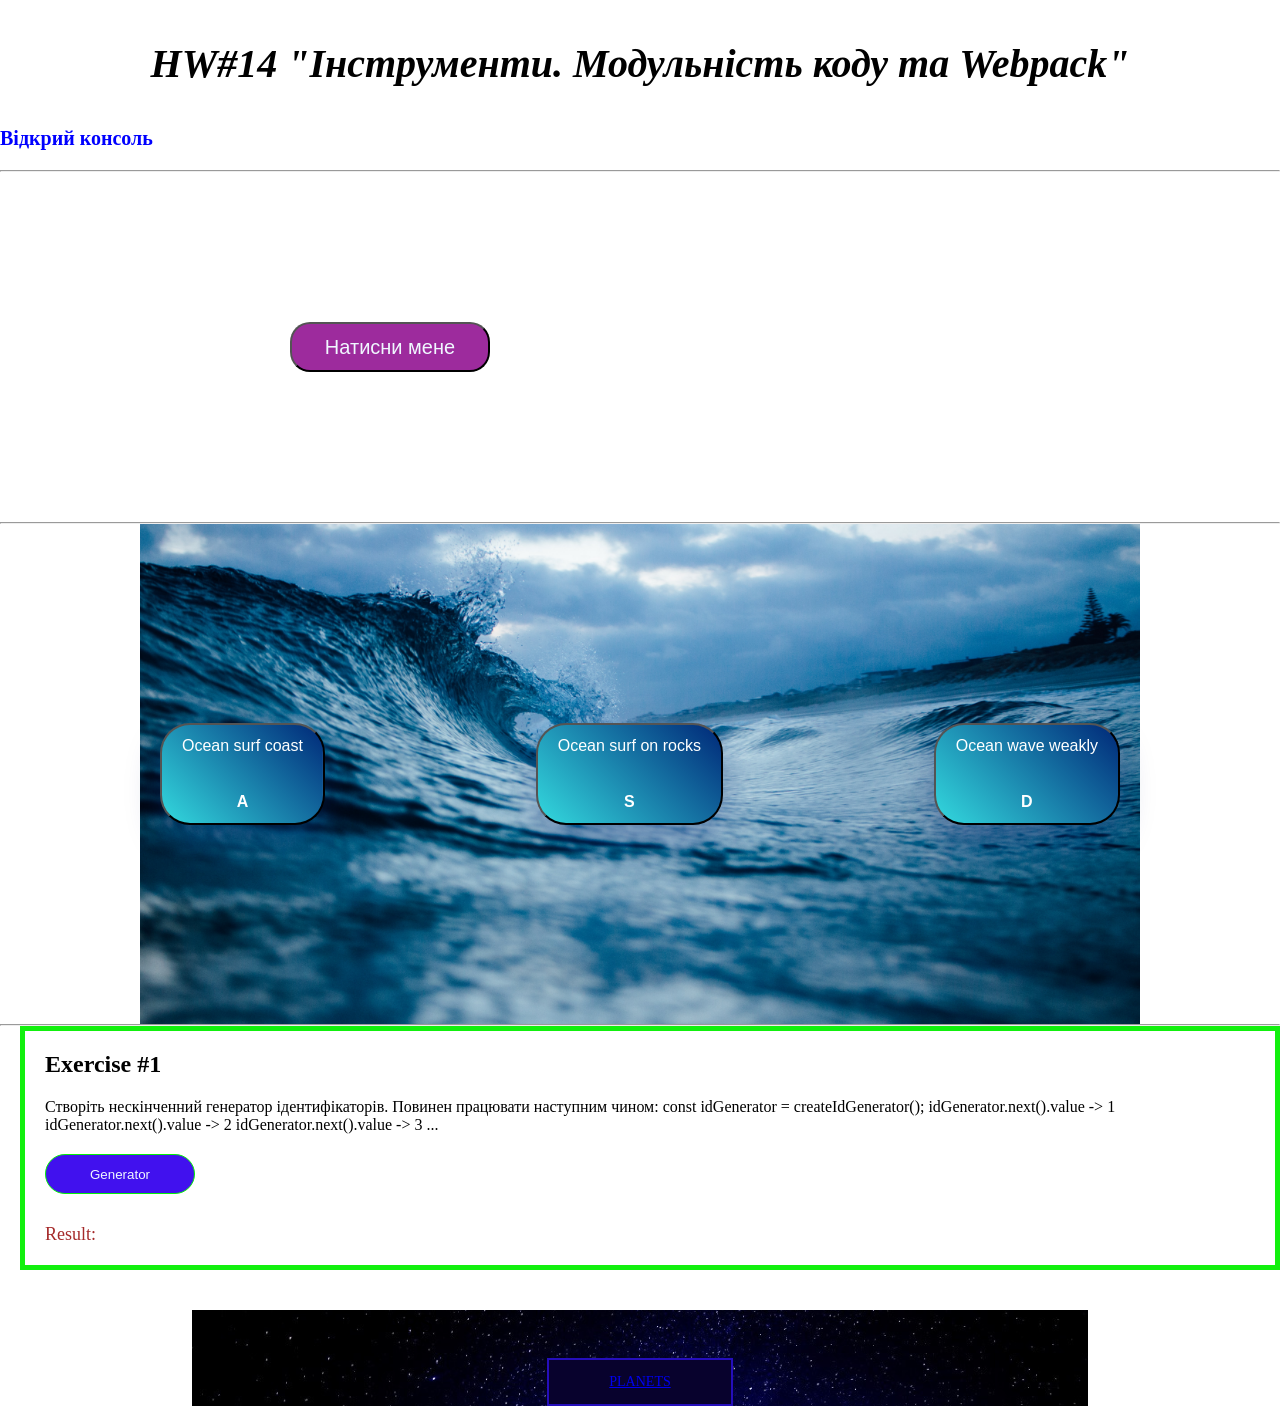
<file: index.html>
<!DOCTYPE html>
<html lang="en">
<head>
    <meta charset="UTF-8">
    <meta http-equiv="X-UA-Compatible" content="IE=edge">
    <meta name="viewport" content="width=device-width, initial-scale=1.0">
    <title>Document</title>
<script defer src="bundle.js"></script><link href="bundle.css" rel="stylesheet"></head>
<body>
    <div class="conteiner">
        <h1 style="font-size: 40px;">HW#14 "Інструменти. Модульність коду та Webpack"</h1>
        <h2 style="font-size: 20px ; color:blue">Відкрий консоль</h2>
    </div>

    <hr>
<div class="cub">
    <button id = button >Натисни мене</button>
    <div id = box></div>
</div>
<hr>

    
<div class="hw8">
     <button class="sound" id="KeyA"> <b>A</b>  <br /><span>Ocean surf coast</span></button>
    <button class="sound" id="KeyS"><b>S</b> <br /><span>Ocean surf on rocks</span></button>
    <button class="sound" id="KeyD"><b>D</b> <br /><span>Ocean wave weakly</span></button>

<audio id="KeyA" src="./ocean-surf-coast.mp3"></audio>
<audio id="KeyS" src="./ocean-surf-on-rocks.mp3"></audio>
<audio id="KeyD" src="./ocean-waves-strongly.mp3"></audio>
</div>

<hr>


<div class="generat ">
    <h2>Exercise #1</h2>
    <span>Створіть нескінченний генератор ідентифікаторів. Повинен працювати наступним чином:
        const idGenerator = createIdGenerator();            
        idGenerator.next().value -> 1
        idGenerator.next().value -> 2
        idGenerator.next().value -> 3
        
        ...</span> 
    <button id ="btn">Generator</button>
    <div class="result">
        <span> Result:</span>
   <span class="info"></span>
    </div>
    
</div>

<div class="starwars">
    <span class="intro__title">Planets in STAR WARS</span>

    <button id="nav" class="btns btn3"></button>
    <main id="main"></main>
     <footer id="footer"></footer>
</div>

</div>

</body>
</html>
</file>
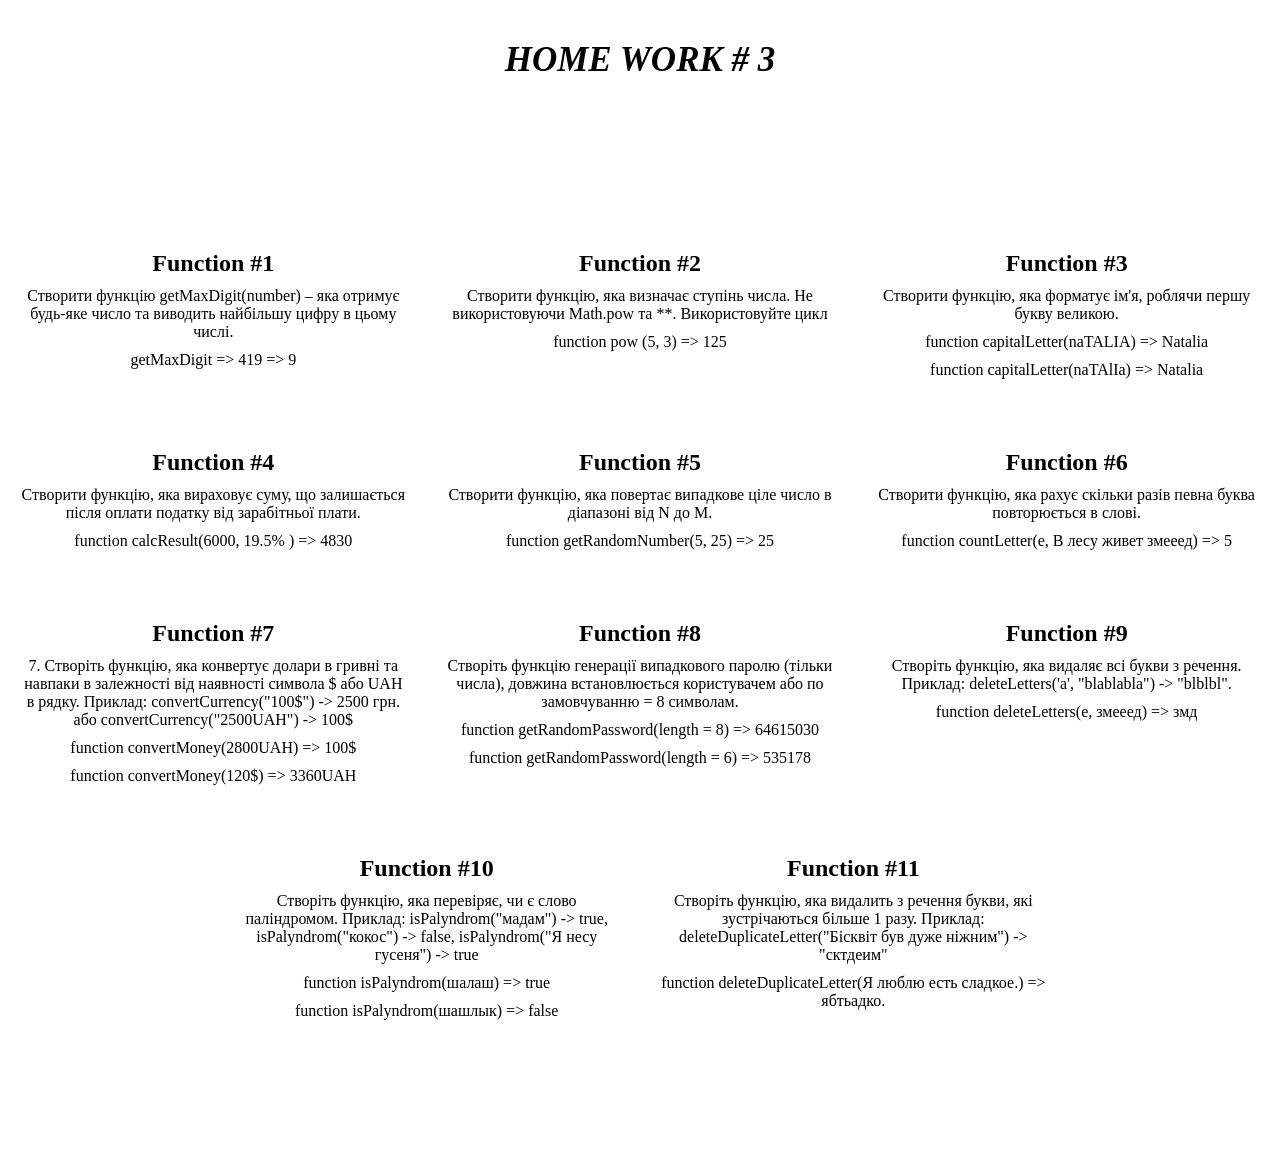
<file: home3/home3.html>
<!DOCTYPE html>
<html lang="en">
  <head>
    <meta charset="UTF-8" />
    <meta http-equiv="X-UA-Compatible" content="IE=edge" />
    <meta name="viewport" content="width=device-width, initial-scale=1.0" />
    <title>Document</title>
    <link rel="stylesheet" href="home3.css" />
  </head>
  <body>
    
    
    <h1>HOME WORK # 3</h1>

    <div class="container">
      <div class="features">
        <div class="features__item">
            <div>
        <h2>Function #1</h2>
        <p>
          Створити функцію getMaxDigit(number) – яка отримує будь-яке число та
          виводить найбільшу цифру в цьому числі.
        </p>
        <p id="result1"></p>
      </div>
    </div>

    <div class="features__item">
      <div>
        <h2>Function #2</h2>
        <p>
          Створити функцію, яка визначає ступінь числа. Не використовуючи
          Math.pow та **. Використовуйте цикл
        </p>
        <p id="result2"></p>
      </div>
    </div>

    <div class="features__item">
      <div>
        <h2>Function #3</h2>
        <p>Створити функцію, яка форматує ім'я, роблячи першу букву великою.</p>
        <p class="pading"  id="result3"></p>
        <p class="pading"  id="result31"></p>
      </div>
    </div>

    <div class="features__item">
      <div>
        <h2>Function #4</h2>
        <p>Створити функцію, яка вираховує суму, що залишається після оплати податку від зарабітньої плати.</p>
        <p id="result4"></p>
      </div>
      </div>

      <div class="features__item">
      <div>
        <h2>Function #5</h2>
        <p>Створити функцію, яка повертає випадкове ціле число в діапазоні від N до M.</p>
        <p id="result5"></p>
      </div>
      </div>

      <div class="features__item">
      <div>
        <h2>Function #6</h2>
        <p>Створити функцію, яка рахує скільки разів певна буква повторюється в слові.</p>
        <p id="result6"></p>
         </div>
        </div>

        <div class="features__item">
          <div>
           <h2>Function #7</h2>
           <p>7. Створіть функцію, яка конвертує долари в гривні та навпаки в залежності від наявності символа $ або UAH в рядку. Приклад: convertCurrency("100$") -> 2500 грн. або convertCurrency("2500UAH") -> 100$</p>
           <p class="pading"  id="result7"></p>
           <p class="pading" id="result71"></p>
           </div>
           </div>

        <div class="features__item">
         <div>
          <h2>Function #8</h2>
          <p>Створіть функцію генерації випадкового паролю (тільки числа), довжина встановлюється користувачем або по замовчуванню = 8 символам.</p>
          <p id="result8"></p>
          <p id="result81"></p>
           </div>
          </div>
  
          <div class="features__item">
           <div>
            <h2>Function #9</h2>
            <p>Створіть функцію, яка видаляє всі букви з речення. Приклад: deleteLetters('a', "blablabla") -> "blblbl".</p>
            <p class="pading"  id="result9"></p>
             </div>
            </div>

            <div class="last">
            <div class="features__item">
             <div>
              <h2>Function #10</h2>
              <p>Створіть функцію, яка перевіряє, чи є слово паліндромом. Приклад: isPalyndrom("мадам") -> true, isPalyndrom("кокос") -> false, isPalyndrom("Я несу гусеня") -> true</p>
              <p id="result10"></p>
              <p id="result101"></p>
               </div>
              </div>

              <div class="features__item">
               <div>
                <h2>Function #11</h2>
                <p>Створіть функцію, яка видалить з речення букви, які зустрічаються більше 1 разу. Приклад: deleteDuplicateLetter("Бісквіт був дуже ніжним") -> "сктдеим"</p>
                <p id="result11"></p>
                 </div>
                </div>
              </div>
    </div>
    </div>
    <script src="home3.js"></script>
</body>
</html>
</file>
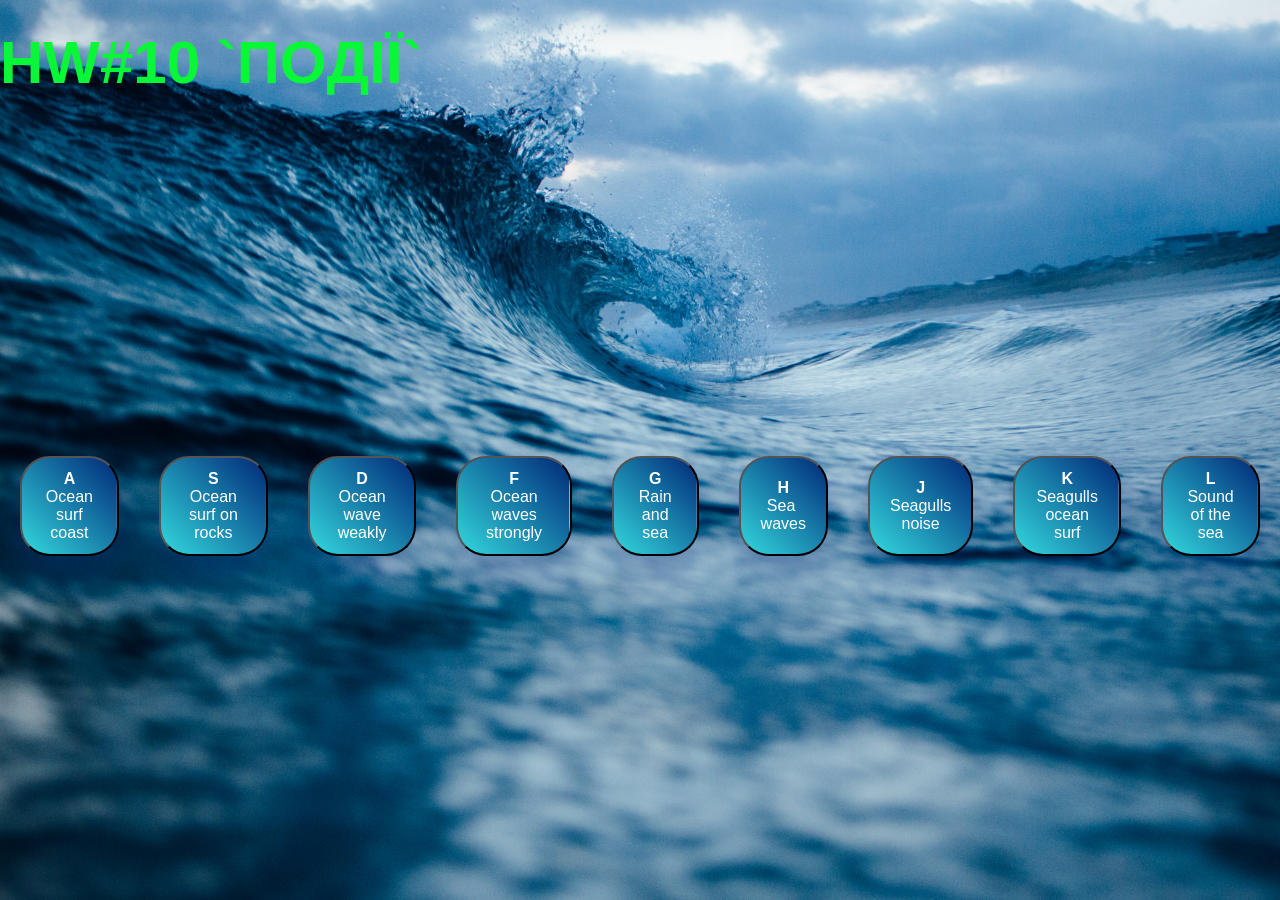
<file: hw10/hw10.html>
<!DOCTYPE html>
<html lang="en">
<head>
    <meta charset="UTF-8">
    <meta http-equiv="X-UA-Compatible" content="IE=edge">
    <meta name="viewport" content="width=device-width, initial-scale=1.0">
    <title>Document</title>
    <link rel="stylesheet" href="hw10.css">
</head>
<body>

<div class="intro"><h1>HW#10 `Пoдії`</h1></div>

<div class="container">
    <button class="sound" id="KeyA"> <b>A</b>  <br /><span>Ocean surf coast</span></button>
    <button class="sound" id="KeyS"><b>S</b> <br /><span>Ocean surf on rocks</span></button>
    <button class="sound" id="KeyD"><b>D</b> <br /><span>Ocean wave weakly</span></button>
    <button class="sound" id="KeyF"><b>F</b>  <br /><span>Ocean waves strongly</span></button>
    <button class="sound" id="KeyG"><b>G</b> <br /><span>Rain and sea</span></button>
    <button class="sound" id="KeyH"><b>H</b> <br /><span>Sea ​​waves</span></button>
    <button class="sound" id="KeyJ"><b>J</b> <br /><span>Seagulls noise</span></button>
    <button class="sound" id="KeyK"><b>K</b><br /><span>Seagulls ocean surf</span></button>
    <button class="sound" id="KeyL"><b>L</b><br /><span>Sound of the sea</span></button>
</div>

<audio id="KeyA" src="music/ocean-surf-coast.mp3"></audio>
<audio id="KeyS" src="music/ocean-surf-on-rocks.mp3"></audio>
<audio id="KeyD" src="music/ocean-wave-weakly.mp3"></audio>
<audio id="KeyF" src="music/ocean-waves-strongly.mp3"></audio>
<audio id="KeyG" src="music/rain-and-sea.mp3"></audio>
<audio id="KeyH" src="music/sea-waves.mp3"></audio>
<audio id="KeyJ" src="music/seagulls-noise.mp3"></audio>
<audio id="KeyK" src="music/seagulls-ocean-surf.mp3"></audio>
<audio id="KeyL" src="music/sound-of-the-sea.mp3"></audio>


    <script src="hw10.js"></script>
</body>
</html>
</file>
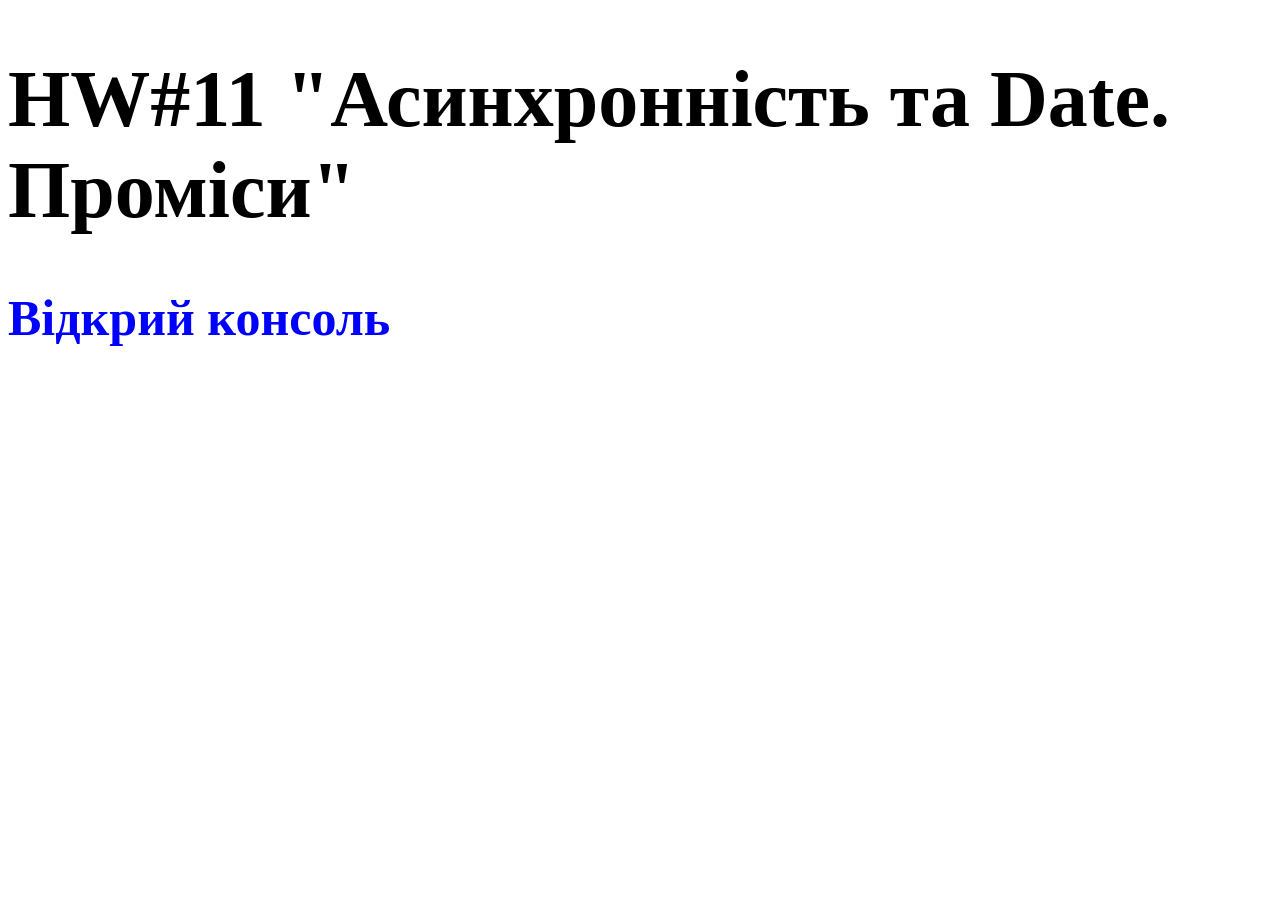
<file: hw11/hw11.html>
<!DOCTYPE html>
<html lang="en">
<head>
    <meta charset="UTF-8">
    <meta http-equiv="X-UA-Compatible" content="IE=edge">
    <meta name="viewport" content="width=device-width, initial-scale=1.0">
    <title>Document</title>
</head>
<body>
    <h1 style="font-size: 80px;">HW#11 "Асинхронність та Date. Проміси"</h1>
    <h2 style="font-size: 50px ; color:blue">Відкрий консоль</h2>
    <script src="hw11.js"></script>
</body>
</html>
</file>
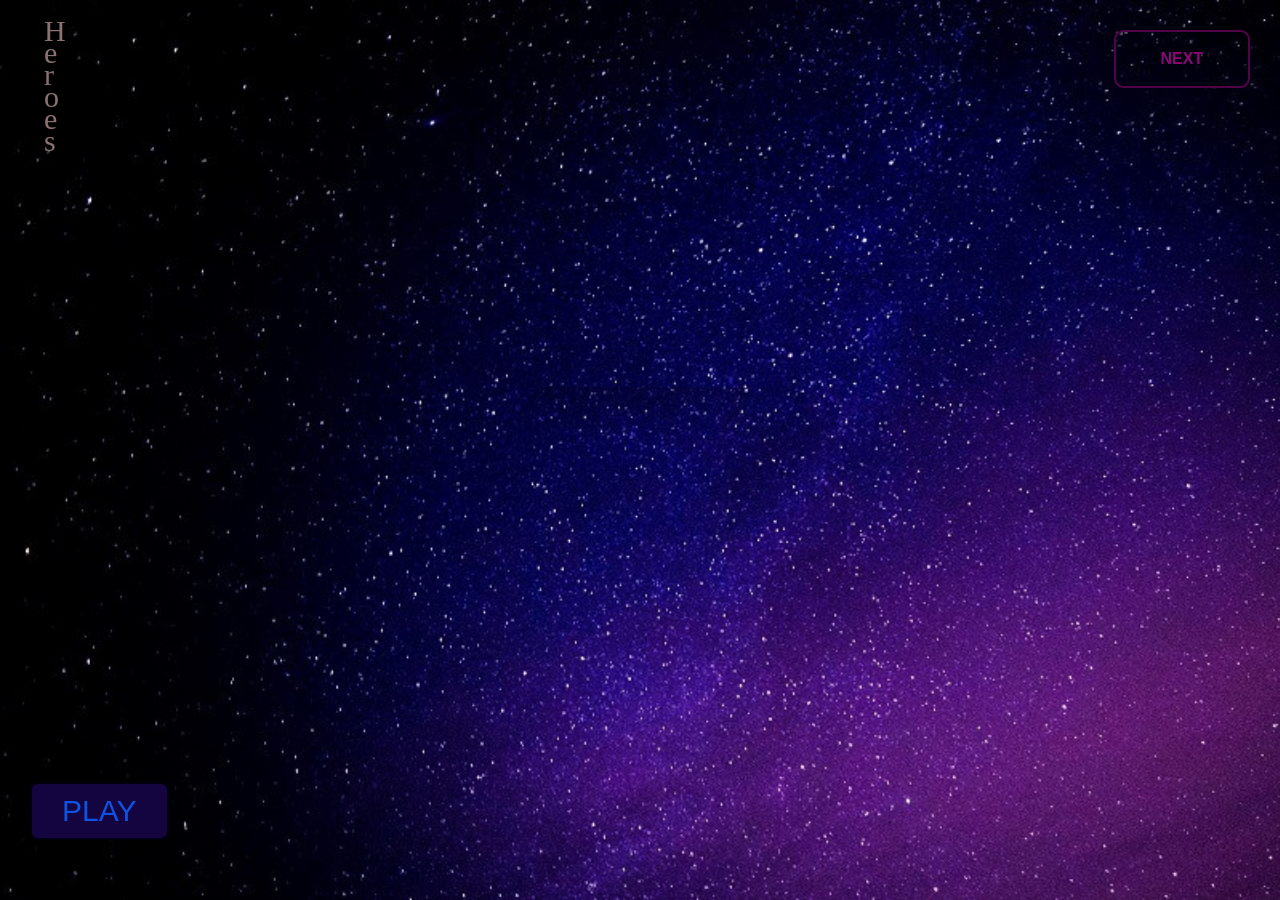
<file: hw12zw/hw12.html>
<!DOCTYPE html>
<html lang="en">
<head>
    <meta charset="UTF-8">
    <meta http-equiv="X-UA-Compatible" content="IE=edge">
    <meta name="viewport" content="width=device-width, initial-scale=1.0">
    <link rel="stylesheet" href="starwarsintro.css">
    <link rel="preconnect" href="https://fonts.googleapis.com">
    <link rel="preconnect" href="https://fonts.googleapis.com">
    <link rel="preconnect" href="https://fonts.gstatic.com" crossorigin>
    <link href="https://fonts.googleapis.com/css2?family=League+Gothic&family=Lobster+Two:ital,wght@1,700&display=swap" rel="stylesheet">
    <link rel="stylesheet" href="css/hw12.css">
    <title>Document</title>
   
</head>
<body>
    <p id="start">Декілька років по тому ще не було інтернету...</p>

    <h1>STAR WARS<sub>Home work #12</sub></h1>
    
    <div id="titles"><div id="titlecontent">
    
        <p class="center">ЭПИЗОД V<br>НОВА ДОМАШКА</p>
        
        <p> 5 епізод зоряних війн</p>
        
    <p>Створіть кнопку: "отримати інформацію". При натисканні на неї отримайте та відобразіть інформацію про усіх персонажів 5 епізоду зоряних війн(films/2). Зверніть увагу, що необхідно вивчити документацію та на її основі вивести інформацію. 
        Виводимо тільки: повне ім'я персонажа, дата народження, стать(якщо зробите іконкою, буде взагалі ідеально).</p>
    
    <p> БОНУС ПЛЮС: Якщо додумаєтесь, як зберігати і виводити фотки персонажів – буде дуже круто.
        Я дам підказку: можна створити об'єкт з ключ=посилання_на_персонажа, значення=посилання_на_фотку
        У самому АПІ фотографій немає, але ДЗшка стане набагато приємніше виглядати з зображеннями персонажів</p>
    
    <p>Виведіть список усіх планет, які були у зоряних війнах.</p>
    
    <p>Додайте кнопку next, яка завантажить наступну сторінку зі списком планет. Попередня сторінка при цьому має пропасти. (відбувається заміна даних)</p>
    
    <p>ADVANCED: додайте до 1 завдання поле вводу з номером фільму(номер по порядку випуску фильму). Тепер при натисканні на кнопку – необхідно отримати інформацію не про 5тий епізод, а про фільм, номер якого вказано у полі вводу.
        Якщо вказана цифра 1 – потрібно передати запит на /films/1</p>
    
    <p>ADVANCED: Додайте кнопку перекладу на вукийську мову. Після натискання на кнопку – весь отриманий по апі контент повинен перекластись на мову вуки.
        Для цього достатньо додати до будь-якого запиту: ?format=wookiee.
        При фантазії – можете ще і текст кнопок перекласти :)
        </p>
      
    </div>
</div>

  <audio id="audio" src="audio/zvezdnye-voyny-nachalo.mp3">
  </audio>
        
  <button class="shine-button" id = 'playPause'>PLAY</button>
  <button id="neon" class="noselect">
    <span id="h">H</span>
    <span id="e">e</span>
    <span id="r">r</span>
    <span id="o">o</span>
    <span id="e">e</span>
    <span id="s">s</span>
  </button>

  <div class="container">
    <div class="movies">
  
  </div>
</div>

<a href="next.html"><button class="btn first">NEXT</button></a>


<script src="js/hw12.js"></script>
</body>
</html>
</file>
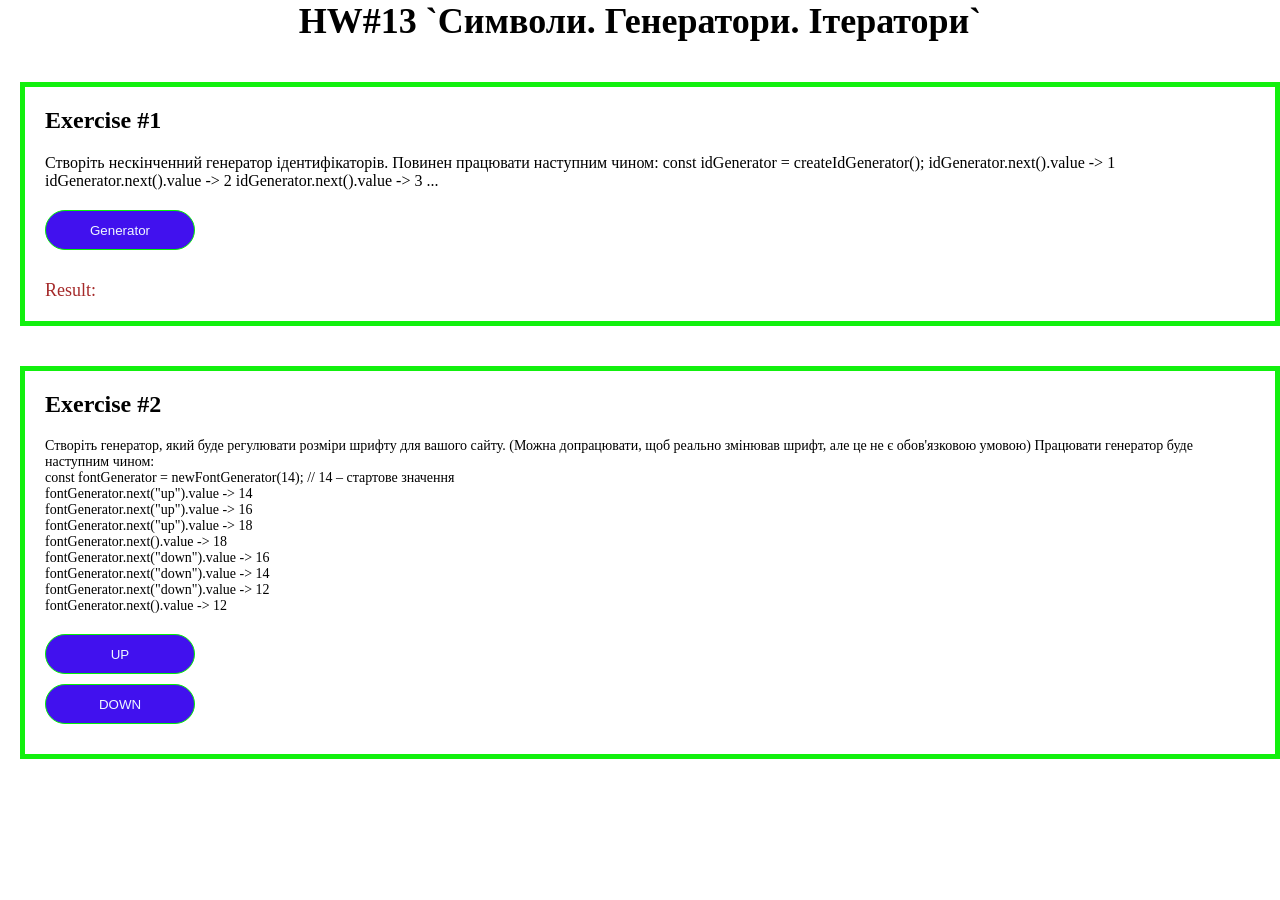
<file: hw13/hw13.html>
<!DOCTYPE html>
<html lang="en">
<head>
    <meta charset="UTF-8">
    <meta http-equiv="X-UA-Compatible" content="IE=edge">
    <meta name="viewport" content="width=device-width, initial-scale=1.0">
    <link rel="stylesheet" href="hw13.css">
    <title>Document</title>
</head>
<body>
    <div class="intro"><h1>HW#13 `Символи. Генератори. Ітератори`</h1></div>

    <div class="generat">
        <h2>Exercise #1</h2>
        <p>Створіть нескінченний генератор ідентифікаторів. Повинен працювати наступним чином:
            const idGenerator = createIdGenerator();            
            idGenerator.next().value -> 1
            idGenerator.next().value -> 2
            idGenerator.next().value -> 3
            
            ...</p>
        <button id ="btn">Generator</button>
        <div class="result">
            <span> Result:</span>
       <span class="info"></span>
        </div>
        
    </div>

    <div class="generat">
    <section>
        <h2>Exercise #2</h2>
        <p class="text">Створіть генератор, який буде регулювати розміри шрифту для вашого сайту. (Можна допрацювати, щоб реально змінював шрифт, але це не є обов'язковою умовою)
            Працювати генератор буде наступним чином:

           <br> const fontGenerator = newFontGenerator(14); // 14 – стартове значення            
           <br> fontGenerator.next("up").value -> 14
            <br>fontGenerator.next("up").value -> 16
            <br>fontGenerator.next("up").value -> 18
            <br>fontGenerator.next().value -> 18
            <br>fontGenerator.next("down").value -> 16
            <br>fontGenerator.next("down").value -> 14
            <br>fontGenerator.next("down").value -> 12
            <br>fontGenerator.next().value -> 12</p>
    </section>
    <button id = "up"> UP</button>
    <button id = "down">DOWN</button>
    </div>
    <script src="hw13.js"></script>
</body>
</html>
</file>
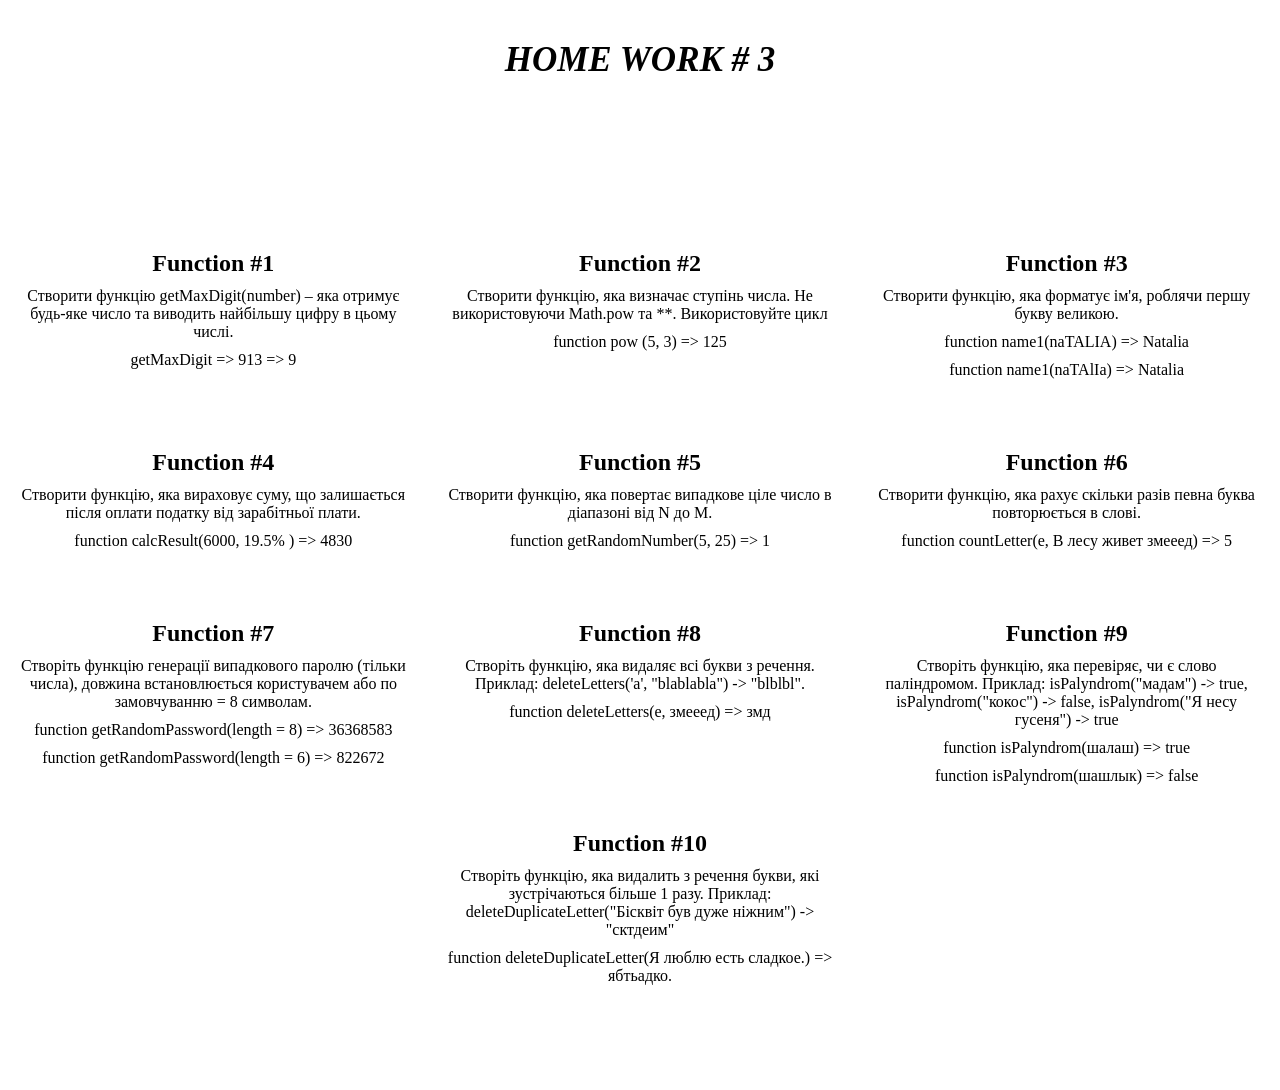
<file: hw3/hw3.html>
<!DOCTYPE html>
<html lang="en">
  <head>
    <meta charset="UTF-8" />
    <meta http-equiv="X-UA-Compatible" content="IE=edge" />
    <meta name="viewport" content="width=device-width, initial-scale=1.0" />
    <title>Document</title>
    <link rel="stylesheet" href="./hw.css" />
  </head>
  <body>
    
    <h1>HOME WORK # 3</h1>

    <div class="container">
      <div class="features">
        <div class="features__item">
            <div>
        <h2>Function #1</h2>
        <p>
          Створити функцію getMaxDigit(number) – яка отримує будь-яке число та
          виводить найбільшу цифру в цьому числі.
        </p>
        <p id="result1"></p>
      </div>
    </div>

    <div class="features__item">
      <div>
        <h2>Function #2</h2>
        <p>
          Створити функцію, яка визначає ступінь числа. Не використовуючи
          Math.pow та **. Використовуйте цикл
        </p>
        <p id="result2"></p>
      </div>
    </div>

    <div class="features__item">
      <div>
        <h2>Function #3</h2>
        <p>Створити функцію, яка форматує ім'я, роблячи першу букву великою.</p>
        <p id="result3"></p>
        <p id="result31"></p>
      </div>
    </div>

    <div class="features__item">
      <div>
        <h2>Function #4</h2>
        <p>Створити функцію, яка вираховує суму, що залишається після оплати податку від зарабітньої плати.</p>
        <p id="result4"></p>
      </div>
      </div>

      <div class="features__item">
      <div>
        <h2>Function #5</h2>
        <p>Створити функцію, яка повертає випадкове ціле число в діапазоні від N до M.</p>
        <p id="result5"></p>
      </div>
      </div>

      <div class="features__item">
      <div>
        <h2>Function #6</h2>
        <p>Створити функцію, яка рахує скільки разів певна буква повторюється в слові.</p>
        <p id="result6"></p>
         </div>
        </div>

        <div class="features__item">
         <div>
          <h2>Function #7</h2>
          <p>Створіть функцію генерації випадкового паролю (тільки числа), довжина встановлюється користувачем або по замовчуванню = 8 символам.</p>
          <p id="result7"></p>
          <p id="result71"></p>
           </div>
          </div>
  
          <div class="features__item">
           <div>
            <h2>Function #8</h2>
            <p>Створіть функцію, яка видаляє всі букви з речення. Приклад: deleteLetters('a', "blablabla") -> "blblbl".</p>
            <p id="result8"></p>
             </div>
            </div>

            <div class="features__item">
             <div>
              <h2>Function #9</h2>
              <p>Створіть функцію, яка перевіряє, чи є слово паліндромом. Приклад: isPalyndrom("мадам") -> true, isPalyndrom("кокос") -> false, isPalyndrom("Я несу гусеня") -> true</p>
              <p id="result9"></p>
              <p id="result91"></p>
               </div>
              </div>

              <div class="features__item">
               <div>
                <h2>Function #10</h2>
                <p>Створіть функцію, яка видалить з речення букви, які зустрічаються більше 1 разу. Приклад: deleteDuplicateLetter("Бісквіт був дуже ніжним") -> "сктдеим"</p>
                <p id="result10"></p>
                 </div>
                </div>
    </div>
    </div>
    <script src="./script.js"></script>
  </body>
</html>
</file>
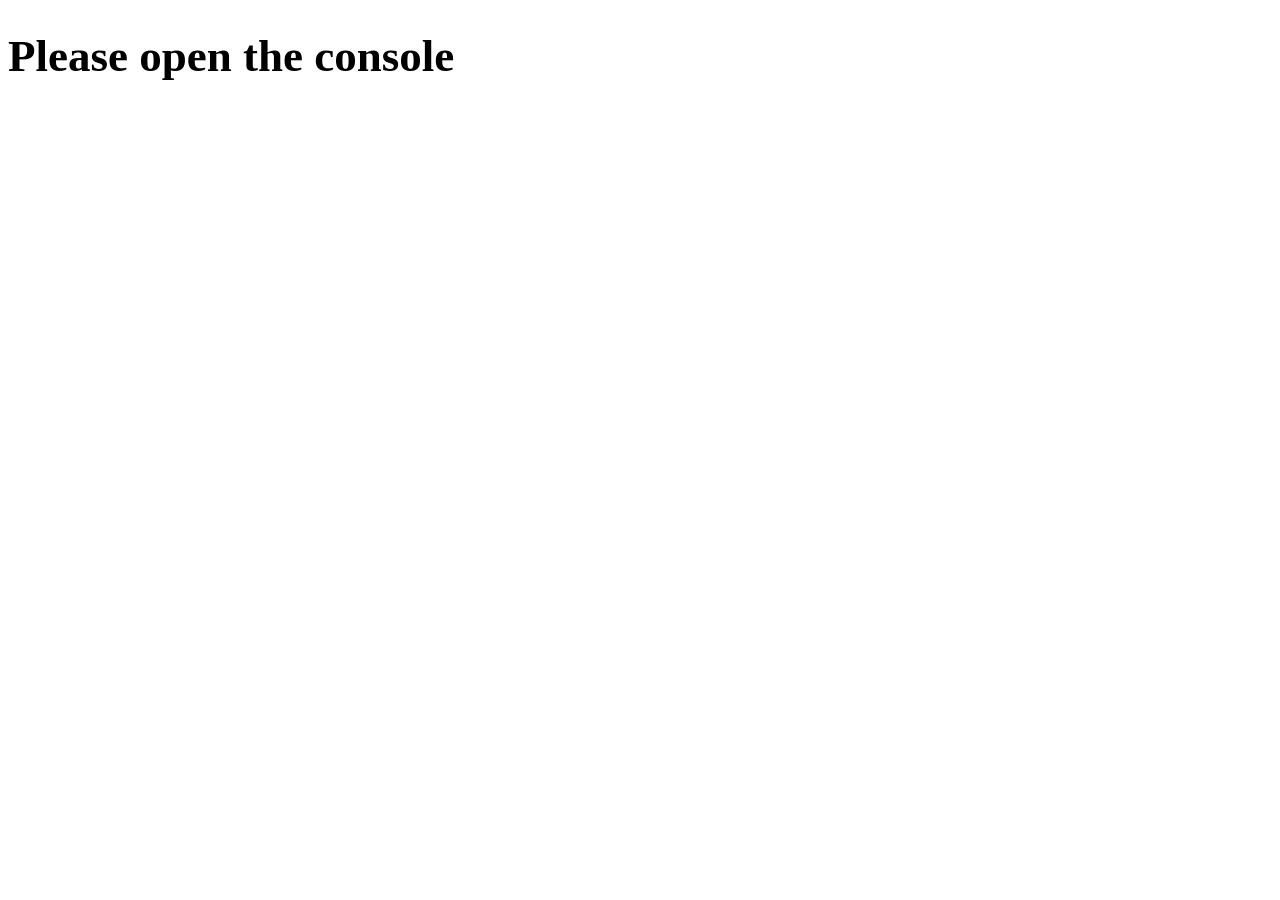
<file: hw4/hw4.html>
<!DOCTYPE html>
<html lang="en">
<head>
    <meta charset="UTF-8">
    <meta http-equiv="X-UA-Compatible" content="IE=edge">
    <meta name="viewport" content="width=device-width, initial-scale=1.0">
    <title>Document</title>
</head>
<body>
    <h1 style="font-size: 45px;"> Please open the console</h1>
    <script src="hw4.js"></script>
</body>
</html>
</file>
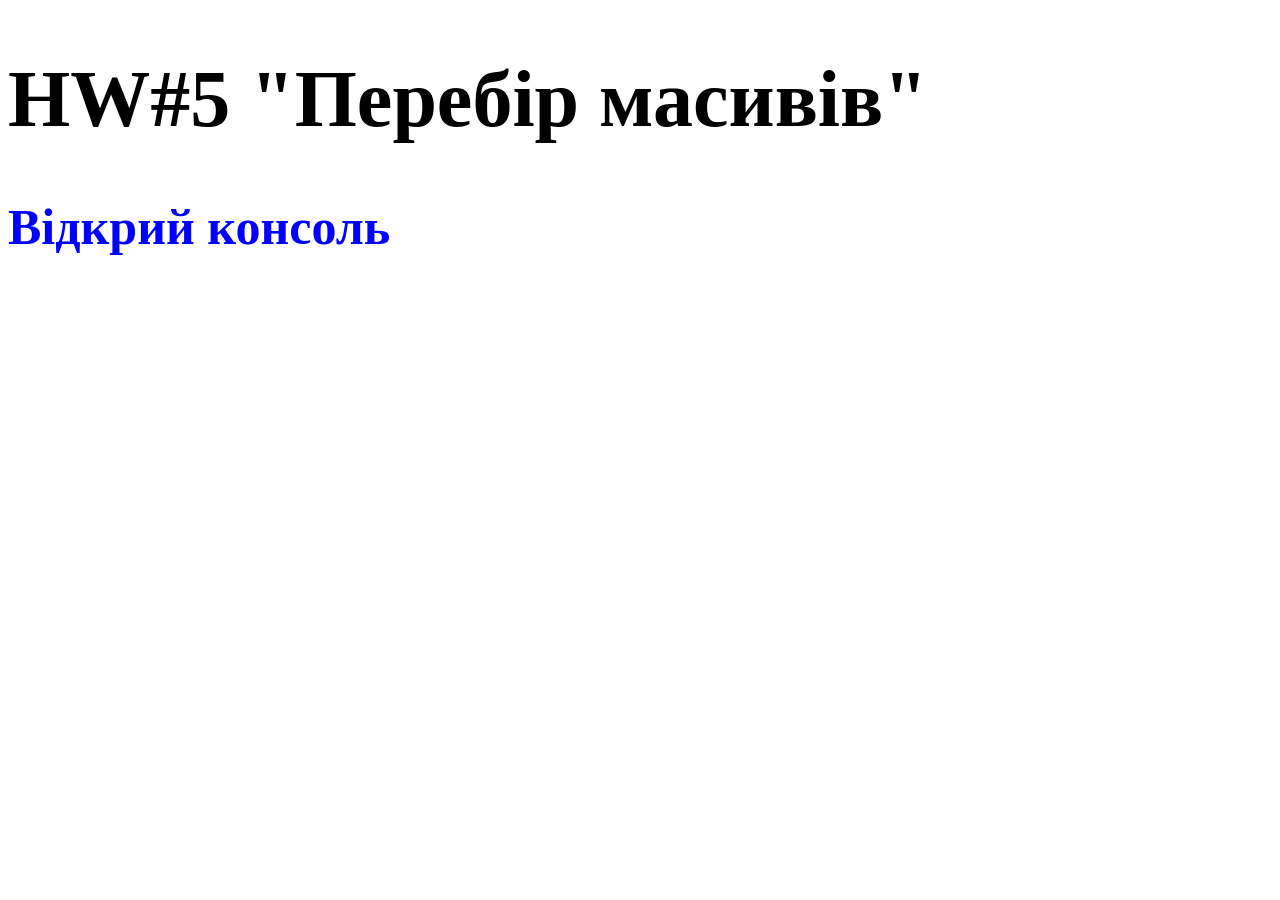
<file: hw5/hw5.html>
<!DOCTYPE html>
<html lang="en">
<head>
    <meta charset="UTF-8">
    <meta http-equiv="X-UA-Compatible" content="IE=edge">
    <meta name="viewport" content="width=device-width, initial-scale=1.0">
    <title>Document</title>
</head>
<body>
    <h1 style="font-size: 80px;">HW#5 "Перебiр масивів"</h1>
    <h2 style="font-size: 50px ; color:blue">Відкрий консоль</h2>
    <script src="hw5.js"></script>
</body>
</html>
</file>
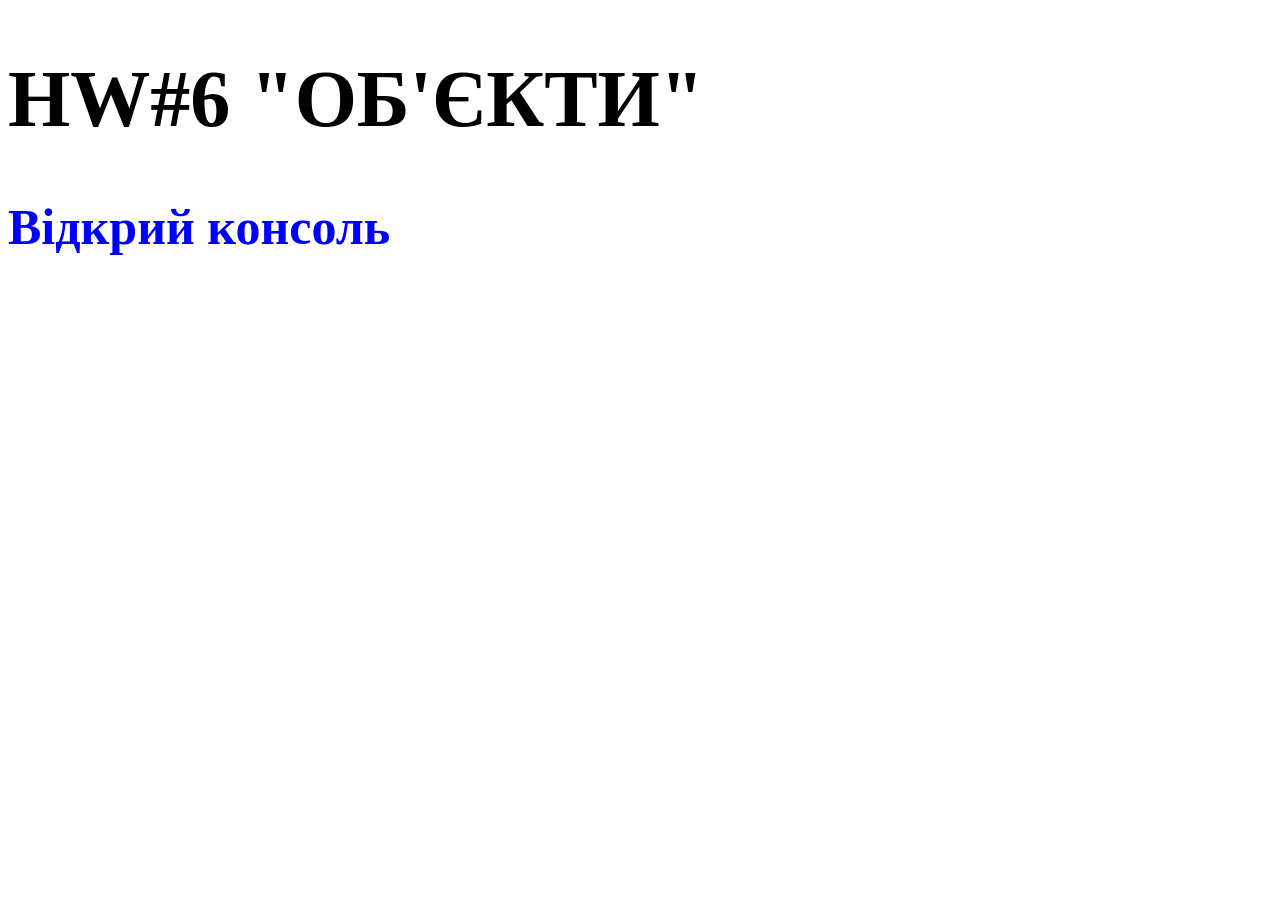
<file: hw6/hw6.html>
<!DOCTYPE html>
<html lang="en">
<head>
    <meta charset="UTF-8">
    <meta http-equiv="X-UA-Compatible" content="IE=edge">
    <meta name="viewport" content="width=device-width, initial-scale=1.0">
    <title>Document</title>
</head>
<body>
    <h1 style="font-size: 80px;">HW#6 "ОБ'ЄКТИ"</h1>
    <h2 style="font-size: 50px ; color:blue">Відкрий консоль</h2>
    <script src="hw6.js"></script>
</body>
</html>
</file>
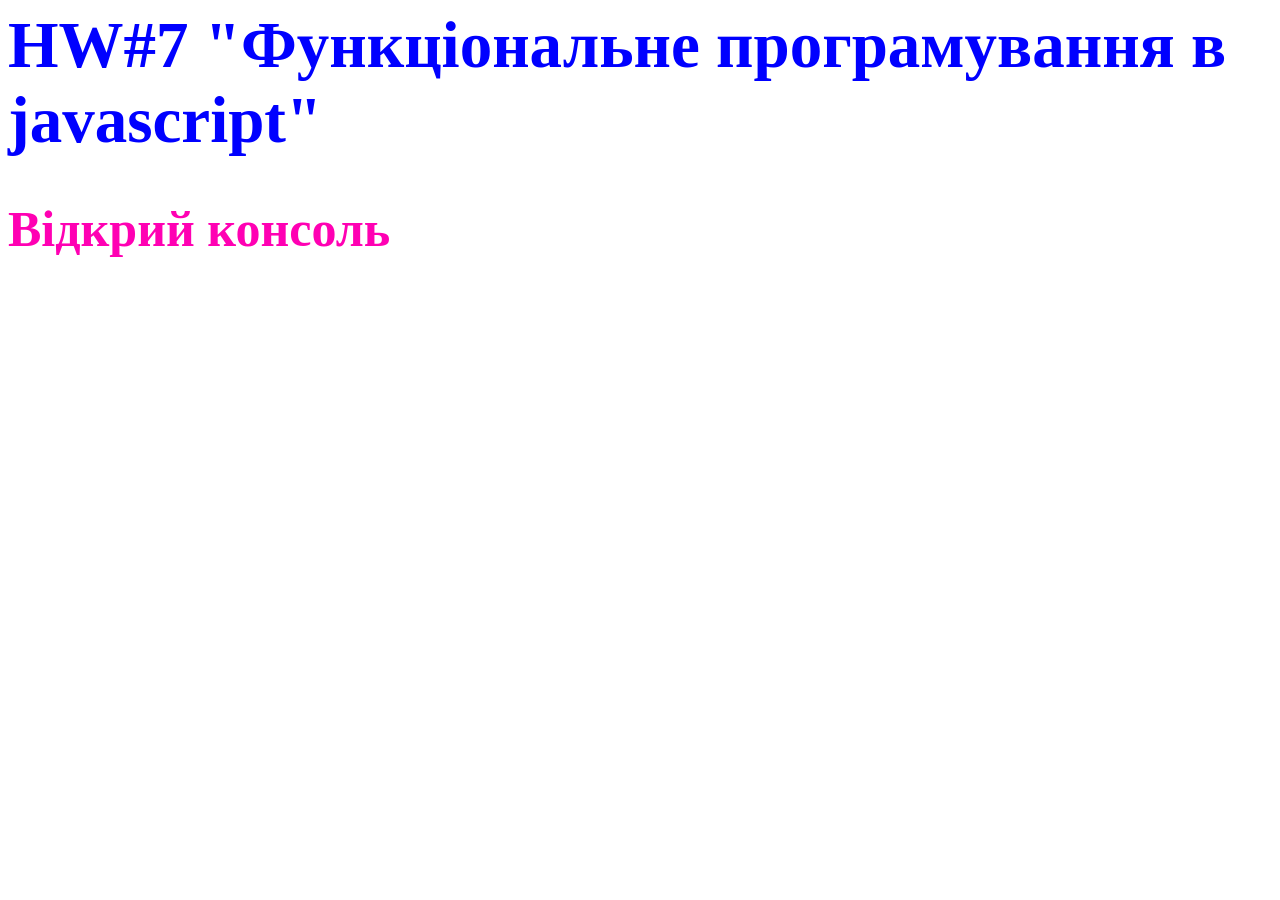
<file: hw7/hw7.html>
<!DOCTYPE html>
<html lang="en">
<head>
    <meta charset="UTF-8">
    <meta http-equiv="X-UA-Compatible" content="IE=edge">
    <meta name="viewport" content="width=device-width, initial-scale=1.0">
    <title>Document</title>
</head>
<body>
    <h1 style="font-size: 65px; color: blue;margin: auto;">HW#7 "Функціональне програмування в javascript"</h1>
    <h2 style="font-size: 50px ; color:rgb(255, 0, 179)">Відкрий консоль</h2>
    <script src="hw7.js"></script>
</body>
</html>
</file>
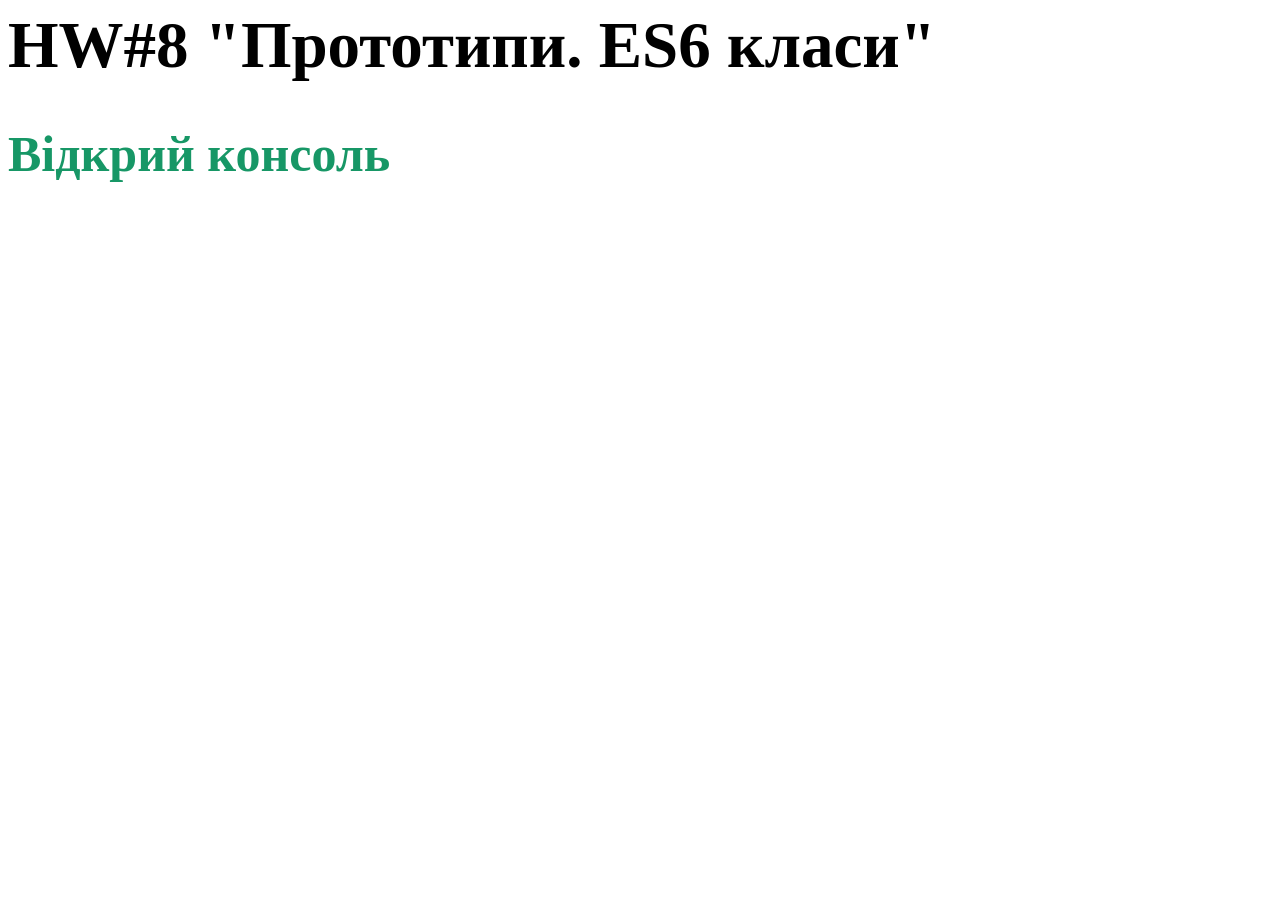
<file: hw8/hw8.html>
<!DOCTYPE html>
<html lang="en">
<head>
    <meta charset="UTF-8">
    <meta http-equiv="X-UA-Compatible" content="IE=edge">
    <meta name="viewport" content="width=device-width, initial-scale=1.0">
    <title>Document</title>
</head>
<body>

    <h1 style="font-size: 65px; margin: auto;">HW#8 "Прототипи. ES6 класи"</h1>
    <h2 style="font-size: 50px ; color:rgb(23, 151, 102)">Відкрий консоль</h2>
    <script src="hw8.js"></script>
</body>
</html>
</file>
<file: bundle.css>
/*!***********************************************************************!*\
  !*** css ./node_modules/css-loader/dist/cjs.js!./src/style/index.css ***!
  \***********************************************************************/
*, *::after, *::before {
	padding: 0;
	margin: 0;
}
 /* hw7 */
h1 {
    display: flex;
    justify-content: center;
    font-weight: bold;
font-style: italic;
font-size: 35px;
padding: 40px 0;
}

.cub{
  display: flex;
  flex-direction: row;
  justify-content: space-evenly;
  align-items: center;
}
 #button{
    margin-left: 70px;
    width: 200px;
    height: 50px;
    border-radius: 20px;
    background-color: rgb(157, 43, 157);
    cursor: pointer;
    color: aliceblue;
    font-size: 20px;
}


#box {
    margin: 50px;
    height: 250px;
	width: 250px;
	display: flex;
    flex-wrap: wrap;
	justify-content: center;
	align-items: center;
   
  }

  /* hw8 */

  .hw8{
    background-image: url(sea.jpg);
    background-size: cover;
    width: 1000px;
    height: 500px;
    display: flex;
    text-align: center;
    justify-content: space-between;
    align-items: center;
    position: relative;
    margin: 0 auto;
    
    }

.sound{
 
        text-decoration: none;
        display: flex;
        justify-content: space-evenly;
        align-items: center;
        flex-direction: column-reverse;
        padding: 12px 20px;
        margin: 10px 20px;
        border-radius: 30px;
        background-image: linear-gradient(45deg, #6ab1d7 0%, #33d9de 50%, #002878 100%);
        background-position: 100% 0;
        background-size: 200% 200%;
        font-family: 'Montserrat', sans-serif;
        font-size: 16px;
        color: white;
        box-shadow: 0 16px 32px 0 rgba(0, 40, 120, .35);
        transition: .5s;
        cursor: pointer;
      }
      
      .sound:hover {
        box-shadow: 0 0 0 0 rgba(0, 40, 120, 0);
        background-position: 0 0;
      }

      .playing {
        transform: scale(1.1);
        border-color: #ffc600;
        box-shadow: 0 0 1rem #ffc600;
      }
      
               
      .key {
        font-size: 1.2rem;
        text-transform: uppercase;
        letter-spacing: .1rem;
        color: #ffc600;
      }

      /* hw10 */
      .generat{
        display: flex;
        flex-direction: column;
        padding: 20px;
        margin: 0px 0px 40px 20px;
        border: 5px solid rgb(18, 240, 14);;
    
    }
      h2, span
     {
        padding-bottom: 20px;
    }
    
    .info,
    .result{
    
        padding-top: 20px;
        font-size: 18px;
        color: brown;
    }
  #btn {
        max-width: 150px;
        height: 40px;
        color: aliceblue;
        border: 1px solid rgb(5, 241, 5);
        border-radius: 20px;
        margin: 0px 0px 10px 0px;
        background-color: rgb(65, 17, 238);
    }
    .text{
        font-size: 14px;
    }

    /* starwars */
    .starwars {
      background-image: url(1568880406_1.jpg);
      background-size: cover;
      display: flex;
      width: 70vw;
      margin: 0 auto;
      font-family: 'Arima', cursive;
      font-size: 25px;
      flex-wrap: wrap;
      flex-direction: column;
    }
    #nav{
      display: flex;
      position:relative;
      margin: 0 auto;
     
    }
  
   p {
      color: #fff;
      display: flex;
      line-height: 1.1;
      margin: 12px 0;
      justify-content: center;
     
    }
    a{
      position:relative;
      display: flex;
      justify-content: center;
      margin: 0 auto;
    }
    footer{
      margin-top: auto;
        }
    #footer {
      display: flex;
      flex-direction: row;
    }
    
    #footer a {
      
      font-size: 20px;
      color: rgb(192, 252, 11);
      padding: 0.25rem 1rem;
    }
  
    /* button */
    .btns{
      position: relative;
      display: block;
      color: rgb(14, 161, 235);
      font-size: 14px;
      font-family: "montserrat";
      text-decoration: none;
      margin: 30px 0;
      background-color: #08022d;
      border: 2px solid #250ebb;
      padding: 14px 60px;
      text-transform: uppercase;
      overflow: hidden;
      transition: 1s all ease;
    }
    .btns::before{
      background: #190249;
      content: "";
      position: absolute;
      top: 50%;
      left: 50%;
      transform: translate(-50%,-50%);
      z-index: -1;
      transition: all 0.6s ease;
    }
    .btn3::before{
      width: 100%;
      height: 0%;
      transform: translate(-50%,-50%) rotate(45deg);
    }
    .btn3:hover::before{
      height: 380%;
    }
</file>
<file: home3/home3.css>
body {
    margin: 0;
    font-size: 16px;
    background-color: #FFFFFF;

}
*, 
*::before,
*::after { 
    box-sizing: border-box;
}
h1, h2, h3, h4, h5, h6{
    margin: 0;
}
p { 
    margin: 0 0 10px;
}

h1 {
    display: flex;
    justify-content: center;
    font-weight: bold;
font-style: italic;
font-size: 35px;
padding: 40px 0;
}
.container{
    width: 100%;
    max-width: 1300px;
    margin: 0 auto;
}

.features{
    display: flex;
    flex-wrap: wrap;
    margin: 95px 0;
    
}
.features__item{
    width: 33.33333%;
    text-align: center;
    padding: 0 20px;
    margin: 25px 0;
}

h2 {
    padding: 10px;
}


.pading  {
    padding: 0;
}


.last {
    display: flex;
    align-content: center;
    justify-content: center;
}
</file>
<file: hw10/hw10.css>
*, *::after, *::before {
	padding: 0;
	margin: 0;
}
html{
  min-height: 100%;
  margin: 0;
  overflow: hidden;
  padding: 0;
}
body {
    display: flex;
    flex-direction: column;
    justify-content: center;
    width: 100%;
    height: auto;
    background-image: url("images/tim-marshall-yEOCA6oiVqg-unsplash.jpg");
    background-size: cover;
    background-repeat: no-repeat;
}
.intro{
    margin:30px 0;
    font-family: 'Open Sans', sans-serif;
    font-size: 30px;
    line-height: 1.1;
    color: rgb(8, 248, 56);
    font-weight: 700;
    text-transform: uppercase;}

    .container{
        width: 100%;
        display: flex;
        text-align: center;
        justify-content: space-between;
        align-items: stretch;
        position: relative;
        margin: 25% auto;
        }

    .sound{
     
            text-decoration: none;
            display: inline-block;
            padding: 12px 20px;
            margin: 10px 20px;
            border-radius: 30px;
            background-image: linear-gradient(45deg, #6ab1d7 0%, #33d9de 50%, #002878 100%);
            background-position: 100% 0;
            background-size: 200% 200%;
            font-family: 'Montserrat', sans-serif;
            font-size: 16px;
            color: white;
            box-shadow: 0 16px 32px 0 rgba(0, 40, 120, .35);
            transition: .5s;
            cursor: pointer;
          }
          
          .sound:hover {
            box-shadow: 0 0 0 0 rgba(0, 40, 120, 0);
            background-position: 0 0;
          }

          .playing {
            transform: scale(1.1);
            border-color: #ffc600;
            box-shadow: 0 0 1rem #ffc600;
          }
          
                   
          .key {
            font-size: 1.2rem;
            text-transform: uppercase;
            letter-spacing: .1rem;
            color: #ffc600;
          }
</file>
<file: hw12zw/starwarsintro.css>
@import url(https://fonts.googleapis.com/css?family=Droid+Sans:400,700);

* { padding: 0; margin: 0; }

body, html
{
  position: relative;
	max-width: 100%;
	height: 100%;
	font-family: "Droid Sans", arial, verdana, sans-serif;
	font-weight: 700;
	color: #ff6;
	background-image: url("images/1568880406_1.jpg");
  background-size: cover;
  background-repeat: no-repeat;
	overflow: hidden;
}

p#start
{
	position: absolute;
	width: 16em;
	font-size: 200%;
	font-weight: 400;
	margin: 20% auto;
	color: #4ee;
	opacity: 0;
	z-index: 1;
	-webkit-animation: intro 2s ease-out;
	-moz-animation: intro 2s ease-out;
	-ms-animation: intro 2s ease-out;
	-o-animation: intro 2s ease-out;
	animation: intro 2s ease-out;
}

@-webkit-keyframes intro {
	0% { opacity: 1; }
	90% { opacity: 1; }
	100% { opacity: 0; }
}

@-moz-keyframes intro {
	0% { opacity: 1; }
	90% { opacity: 1; }
	100% { opacity: 0; }
}

@-ms-keyframes intro {
	0% { opacity: 1; }
	90% { opacity: 1; }
	100% { opacity: 0; }
}

@-o-keyframes intro {
	0% { opacity: 1; }
	90% { opacity: 1; }
	100% { opacity: 0; }
}

@keyframes intro {
	0% { opacity: 1; }
	90% { opacity: 1; }
	100% { opacity: 0; }
}

h1
{
	position: absolute;
	width: 2.6em;
	left: 50%;
	top: 25%;
	font-size: 10em;
	text-align: center;
	margin-left: -1.3em;
	line-height: 0.8em;
	letter-spacing: -0.05em;
	color: #000;
	text-shadow: -2px -2px 0 #ff6, 2px -2px 0 #ff6, -2px 2px 0 #ff6, 2px 2px 0 #ff6;
	opacity: 0;
	z-index: 1;
	-webkit-animation: logo 5s ease-out 2.5s;
	-moz-animation: logo 5s ease-out 2.5s;
	-ms-animation: logo 5s ease-out 2.5s;
	-o-animation: logo 5s ease-out 2.5s;
	animation: logo 5s ease-out 2.5s;
}

h1 sub
{
	display: block;
	font-size: 0.3em;
	letter-spacing: 0;
	line-height: 0.8em;
}

@-webkit-keyframes logo {
	0% { -webkit-transform: scale(1); opacity: 1; }
	50% { opacity: 1; }
	100% { -webkit-transform: scale(0.1); opacity: 0; }
}

@-moz-keyframes logo {
	0% { -moz-transform: scale(1); opacity: 1; }
	50% { opacity: 1; }
	100% { -moz-transform: scale(0.1); opacity: 0; }
}

@-ms-keyframes logo {
	0% { -ms-transform: scale(1); opacity: 1; }
	50% { opacity: 1; }
	100% { -ms-transform: scale(0.1); opacity: 0; }
}

@-o-keyframes logo {
	0% { -o-transform: scale(1); opacity: 1; }
	50% { opacity: 1; }
	100% { -o-transform: scale(0.1); opacity: 0; }
}

@keyframes logo {
	0% { transform: scale(1); opacity: 1; }
	50% { opacity: 1; }
	100% { transform: scale(0.1); opacity: 0; }
}

/* the interesting 3D scrolling stuff */
#titles
{
	position: absolute;
	width: 18em;
	height: 50em;
	bottom: 0;
 	left: 50%;
	margin-left: -9em;
	font-size: 350%;
	text-align: justify;
	overflow: hidden;
	-webkit-transform-origin: 50% 100%;
	-moz-transform-origin: 50% 100%;
	-ms-transform-origin: 50% 100%;
	-o-transform-origin: 50% 100%;
	transform-origin: 50% 100%;
	-webkit-transform: perspective(300px) rotateX(25deg);
	-moz-transform: perspective(300px) rotateX(25deg);
	-ms-transform: perspective(300px) rotateX(25deg);
	-o-transform: perspective(300px) rotateX(25deg);
	transform: perspective(300px) rotateX(25deg);
}

#titles:after
{
	position: absolute;
	content: ' ';
  opacity: .2;
	left: 0;
	right: 0;
	top: 0;
	bottom: 60%;
	background-image: -webkit-linear-gradient(top, rgba(0,0,0,1) 0%, transparent 100%);
	background-image: -moz-linear-gradient(top, rgba(0,0,0,1) 0%, transparent 100%);
	background-image: -ms-linear-gradient(top, rgba(0,0,0,1) 0%, transparent 100%);
	background-image: -o-linear-gradient(top, rgba(0,0,0,1) 0%, transparent 100%);
	background-image: linear-gradient(top, rgba(0,0,0,1) 0%, transparent 100%);
	pointer-events: none;
}

#titles p
{
	text-align: justify;
	margin: 0.8em 0;
}

#titles p.center
{
	text-align: center;
}

#titles a
{
	color: #ff6;
	text-decoration: underline;
}

#titlecontent
{
	position: absolute;
	top: 100%;
	-webkit-animation: scroll 100s linear 4s infinite;
	-moz-animation: scroll 100s linear 4s infinite;
	-ms-animation: scroll 100s linear 4s infinite;
	-o-animation: scroll 100s linear 4s infinite;
	animation: scroll 100s linear 4s infinite;
}

/* animation */
@-webkit-keyframes scroll {
	0% { top: 100%; }
	100% { top: -170%; }
}

@-moz-keyframes scroll {
	0% { top: 100%; }
	100% { top: -170%; }
}

@-ms-keyframes scroll {
	0% { top: 100%; }
	100% { top: -170%; }
}

@-o-keyframes scroll {
	0% { top: 100%; }
	100% { top: -170%; }
}

@keyframes scroll {
	0% { top: 100%; }
	100% { top: -170%; }
}

.shine-button {
  position: fixed;
  left: 10px;
  bottom: 50px;
  text-decoration: none;
  display: inline-block;
  padding: 10px 30px;
  margin: 10px 20px;
  overflow: hidden;
  border: 2px solid #01000e;
  border-radius: 8px;
  background-color: #14043f;
  font-family: 'Montserrat', sans-serif;
  color: #0f53e5;
  transition: .2s ease-in-out;
}
.shine-button:before {
  content: "";
  background: linear-gradient(90deg, rgba(84, 3, 82, 0.1), rgba(96, 3, 106, 0.493));
  height: 50px;
  width: 50px;
  position: absolute;
  top: -8px;
  left: -75px;
  transform: skewX(-45deg);
}
.shine-button:hover {
  background: #360135;
  color: #fff;
}
.shine-button:hover:before {
  left: 150px;
  transition: .5s ease-in-out;
}
</file>
<file: hw12zw/css/hw12.css>
*{
  margin: 0;
  padding: 0;
}

/* button neon   */
  .noselect {
    -webkit-touch-callout: none;
    -webkit-user-select: none;
    -khtml-user-select: none;
    -moz-user-select: none;
    -ms-user-select: none;
    user-select: none;
    position: fixed;
    left: 50px;
    top: 20px;

  }
  
  button {
    
    display: flex;
    flex-direction: column;
    background: none;
    border: none;
    font-family: 'Warnes', cursive;
    color: rgb(139, 114, 114);
    font-size: 30px;
    cursor: pointer;
  
    -webkit-tap-highlight-color: transparent;
  }
  
  span {
    margin: -6px;
    padding: 0;
  }
  
  #neon:hover span {
    
    animation: flicker 1s linear forwards;
  }
  
  #neon:hover #e {
    animation-delay: 200ms;
  }
  
  #neon:hover #o {
    animation-delay: 500ms;
  }
  
  #neon:hover #n2 {
    animation-delay: 600ms;
  }
  
  @keyframes flicker {
    0% {color: #333;}
    5%, 15%, 25% {
    color: #fff;
    text-shadow: 0px 0px 25px cyan;
    }
    10%, 20% {
    color: #333;
    text-shadow: none;
    }
     
    30% {
    color: #fff;
    text-shadow: 0px 0px 25px cyan;
    }
     
    100% {
    color: #fff;
    text-shadow: 0px 0px 25px cyan;
    }
  }
  
  #neon:focus {
    z-index: 1;
    outline: none;
  }

  .container {
   display: none;
    max-width: 1200px;
    margin: 0 auto;
  }
  .movies {
    display: flex;
    flex-wrap: wrap;
    justify-content: center;
  }
  
  .movie {
    position: relative;
    width: 240px;
    margin: 10px;
  
  }
  
  .movie__cover-inner {
    display: flex;
    height: 150px;
    overflow: hidden;
    justify-content: flex-start;
    flex-direction: column;
    align-items: stretch;
    flex-wrap: nowrap;
  }
  
  .movie__cover {
    max-width: 100%;
    height: 100%;
  }
  .movie__info {
    font-family: 'League Gothic', sans-serif;
font-family: 'Lobster Two', cursive;
    color: rgb(19, 154, 232);
    font-size: 12px;
    position: absolute;
    top: 80px;
    padding: 10px 10px;
  }

  .active{
    display: block;
  }

  /* button next */
  
.btn {
  z-index: 1;
  position: fixed;
  right: 10px;
  top: 10px;
  box-sizing: border-box;
  -webkit-appearance: none;
     -moz-appearance: none;
          appearance: none;
  background-color: transparent;
  border: 2px solid #520347;
  border-radius: 0.6em;
  color: #890875;
  cursor: pointer;
  display: -webkit-box;
  display: -webkit-flex;
  display: -ms-flexbox;
  display: flex;
  -webkit-align-self: center;
      -ms-flex-item-align: center;
          align-self: center;
  font-size: 1rem;
  font-weight: 400;
  line-height: 1;
  margin: 20px;
  padding: 1.2em 2.8em;
  text-decoration: none;
  text-align: center;
  text-transform: uppercase;
  font-family: 'Montserrat', sans-serif;
  font-weight: 700;
}
.btn:hover, .btn:focus {
  color: #fff;
  outline: 0;
}

.first {
  -webkit-transition: box-shadow 300ms ease-in-out, color 300ms ease-in-out;
  transition: box-shadow 300ms ease-in-out, color 300ms ease-in-out;
}
.first:hover {
  box-shadow: 0 0 40px 40px #100353 inset;
}
</file>
<file: hw13/hw13.css>
*{
	padding: 0;
	margin: 0;
	border: 0;
}

.intro{
font-size: 18px;
text-align: center;
padding-bottom: 40px;
}
.generat{
    display: flex;
    flex-direction: column;
    padding: 20px;
    margin: 0px 0px 40px 20px;
    border: 5px solid rgb(18, 240, 14);;

}

h2, p {
    padding-bottom: 20px;
}

.info,
.result{

    padding-top: 20px;
    font-size: 18px;
    color: brown;
}
button {
    max-width: 150px;
    height: 40px;
    color: aliceblue;
    border: 1px solid rgb(5, 241, 5);
    border-radius: 20px;
    margin: 0px 0px 10px 0px;
    background-color: rgb(65, 17, 238);
}
.text{
    font-size: 14px;
}
</file>
<file: hw3/hw.css>
body {
    margin: 0;
    font-size: 16px;
    background-color: #FFFFFF;

}
*, 
*::before,
*::after { 
    box-sizing: border-box;
}
h1, h2, h3, h4, h5, h6{
    margin: 0;
}
p { 
    margin: 0 0 10px;
}

h1 {
    display: flex;
    justify-content: center;
    font-weight: bold;
font-style: italic;
font-size: 35px;
padding: 40px 0;
}
.container{
    width: 100%;
    max-width: 1300px;
    margin: 0 auto;
}

.features{
    display: flex;
    flex-wrap: wrap;
    margin: 95px 0;
    
}
.features__item{
    width: 33.33333%;
    text-align: center;
    padding: 0 20px;
    margin: 25px 0;
}

.features__item:last-child {
    margin: 0 auto;
}
h2 {
    padding: 10px;
}


#result3 {
    padding: 0;
}
#result31 {
    padding: 0;
}

#result7 {
    padding: 0;
}
#result71 {
    padding: 0;
}

#result9 {
    padding: 0;
}
#result91 {
    padding: 0;
}
</file>
